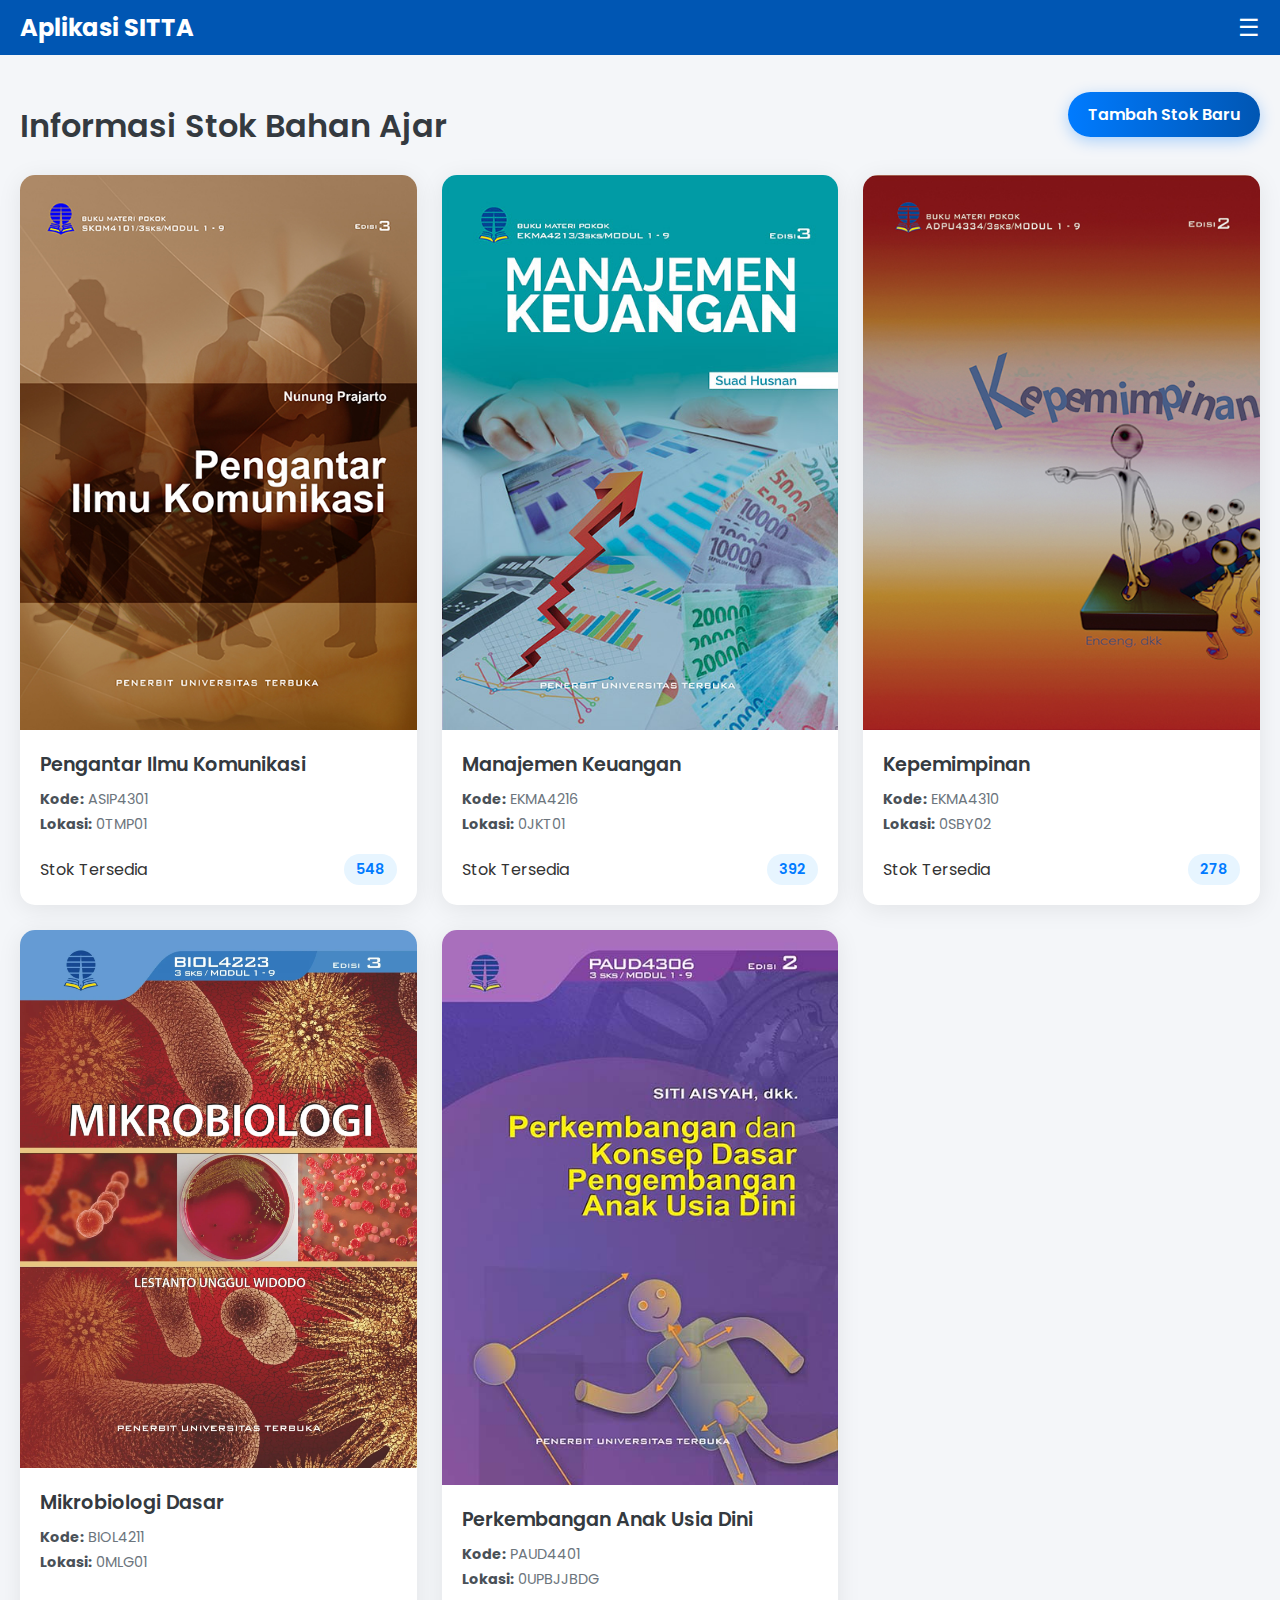
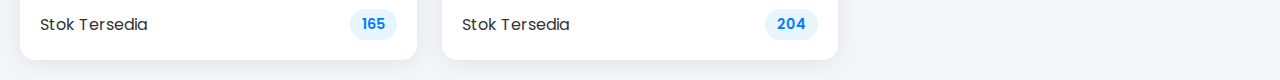
<file: stok.html>
<!DOCTYPE html>
<html lang="id">
<head>
    <meta charset="UTF-8">
    <meta name="viewport" content="width=device-width, initial-scale=1.0">
    <title>Informasi Stok - SITTA</title>
    
    <link rel="preconnect" href="https://fonts.googleapis.com">
    <link href="https://fonts.googleapis.com/css2?family=Poppins:wght@400;600;700&display=swap" rel="stylesheet">
    <link rel="stylesheet" href="https://cdnjs.cloudflare.com/ajax/libs/font-awesome/6.5.2/css/all.min.css">
    <link rel="stylesheet" href="css/style.css">
</head>
<body>
   <header class="navbar">
    <a href="dashboard.html" class="navbar-brand">
        Aplikasi SITTA
    </a>
    <nav class="navbar-nav" id="navbarLinks">
        <a href="stok.html"><i class="fa-solid fa-boxes-stacked"></i> Informasi Bahan Ajar</a>
        <a href="tracking.html"><i class="fa-solid fa-truck-fast"></i> Tracking Pengiriman</a>
        <div class="dropdown">
            <button class="dropbtn"><i class="fa-solid fa-chart-line"></i> Laporan</button>
            <div class="dropdown-content">
                <a href="#">Monitoring Progress DO</a>
                <a href="#">Rekap Bahan Ajar</a>
                <a href="#">Histori Transaksi</a>
            </div>
        </div>
        <a href="#" id="logoutButton"><i class="fa-solid fa-right-from-bracket"></i> Logout</a>
    </nav>
    <a href="javascript:void(0);" class="burger-menu" id="burgerIcon">
        &#9776;
    </a>
</header>

    <main class="container">
        <div class="page-header">
            <h2>Informasi Stok Bahan Ajar</h2>
            <button id="addStockBtn" class="btn-add">Tambah Stok Baru</button>
        </div>
        
        <div id="stockContainer" class="stock-container">
            </div>
    </main>

    <div id="addStockModal" class="modal">
        <div class="modal-content">
            <span class="close-button">&times;</span>
            <h2>Tambah Stok Bahan Ajar Baru</h2>
            <form id="addStockForm">
                <div class="input-group">
                    <label for="kodeLokasi">Kode Lokasi</label>
                    <input type="text" id="kodeLokasi" required>
                </div>
                <div class="input-group">
                    <label for="kodeBarang">Kode Barang</label>
                    <input type="text" id="kodeBarang" required>
                </div>
                <div class="input-group">
                    <label for="namaBarang">Nama Barang</label>
                    <input type="text" id="namaBarang" required>
                </div>
                <div class="input-group">
                    <label for="stok">Jumlah Stok</label>
                    <input type="number" id="stok" required>
                </div>
                <button type="submit" class="btn">Simpan</button>
            </form>
        </div>
    </div>

    <script src="js/data.js"></script>
    <script src="js/script.js"></script>
</body>
</html>
</file>
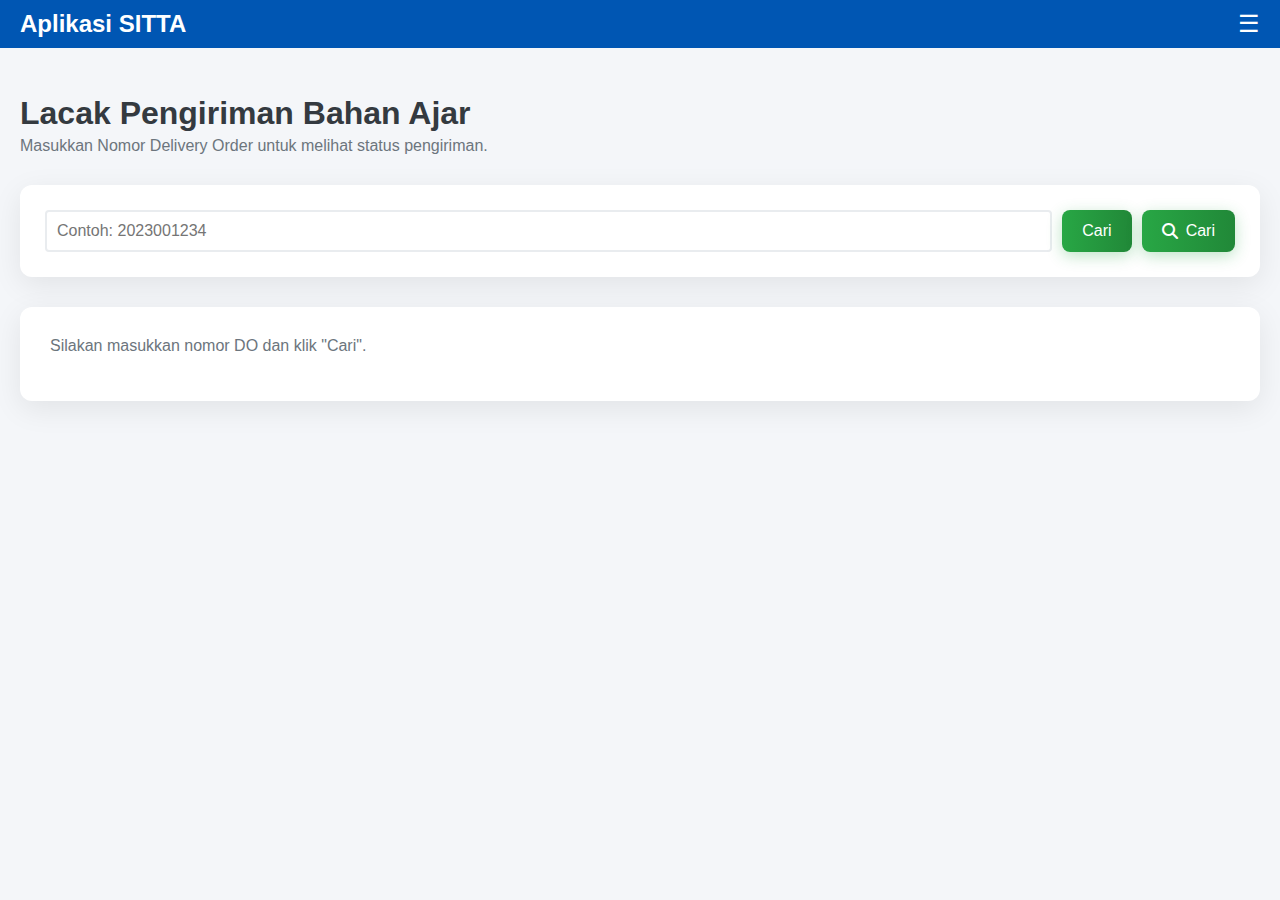
<file: tracking.html>
<!DOCTYPE html>
<html lang="id">
<head>
    <meta charset="UTF-8">
    <meta name="viewport" content="width=device-width, initial-scale=1.0">
    <title>Tracking Pengiriman - SITTA</title>
    <link rel="stylesheet" href="https://cdnjs.cloudflare.com/ajax/libs/font-awesome/6.5.2/css/all.min.css">
    <link rel="stylesheet" href="css/style.css">
</head>
<body>
    <header class="navbar">
    <a href="dashboard.html" class="navbar-brand">
        Aplikasi SITTA
    </a>
    <nav class="navbar-nav" id="navbarLinks">
        <a href="stok.html"><i class="fa-solid fa-boxes-stacked"></i> Informasi Bahan Ajar</a>
        <a href="tracking.html"><i class="fa-solid fa-truck-fast"></i> Tracking Pengiriman</a>
        <div class="dropdown">
            <button class="dropbtn"><i class="fa-solid fa-chart-line"></i> Laporan</button>
            <div class="dropdown-content">
                <a href="#">Monitoring Progress DO</a>
                <a href="#">Rekap Bahan Ajar</a>
                <a href="#">Histori Transaksi</a>
            </div>
        </div>
        <a href="#" id="logoutButton"><i class="fa-solid fa-right-from-bracket"></i> Logout</a>
    </nav>
    <a href="javascript:void(0);" class="burger-menu" id="burgerIcon">
        &#9776;
    </a>
</header>

    <main class="container">
        <h2>Lacak Pengiriman Bahan Ajar</h2>
        <p>Masukkan Nomor Delivery Order untuk melihat status pengiriman.</p>
        
        <div class="search-container">
            <form id="trackingForm">
                <input type="text" id="doNumber" placeholder="Contoh: 2023001234" required>
                <button type="submit" class="btn-search">Cari</button>

<button type="submit" class="btn-search">
    <i class="fa-solid fa-magnifying-glass"></i> Cari
</button>
            </form>
        </div>

        <div id="trackingResult" class="result-container">
             <p>Silakan masukkan nomor DO dan klik "Cari".</p>
        </div>
    </main>

    <script src="js/data.js"></script>
    <script src="js/script.js"></script>
</body>
</html>
</file>
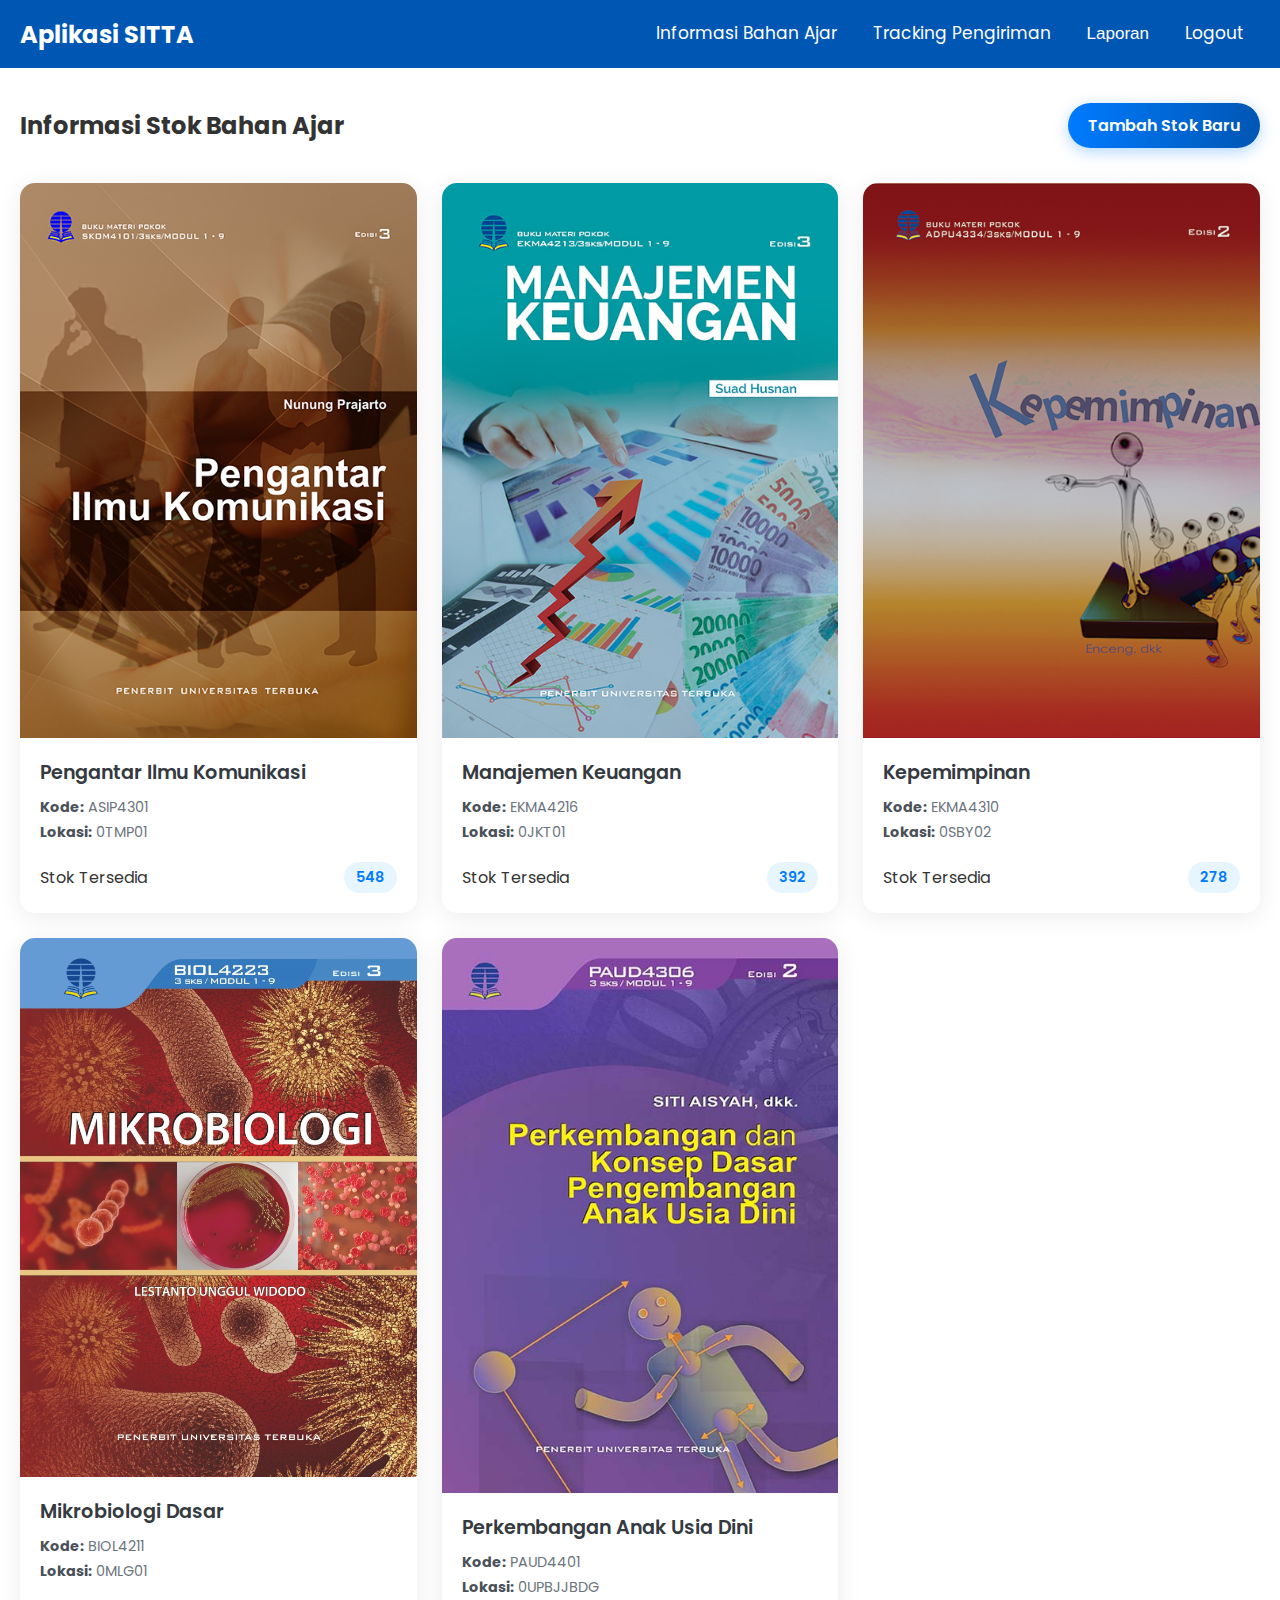
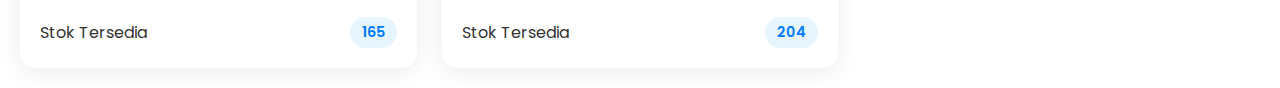
<file: Tugas 1 Pemrograman WEB/stok.html>
<!DOCTYPE html>
<html lang="id">
<head>
    <meta charset="UTF-8">
    <meta name="viewport" content="width=device-width, initial-scale=1.0">
    <title>Informasi Stok - SITTA</title>
    
    <link rel="preconnect" href="https://fonts.googleapis.com">
    <link href="https://fonts.googleapis.com/css2?family=Poppins:wght@400;600;700&display=swap" rel="stylesheet">
    
    <link rel="stylesheet" href="css/style.css">
</head>
<body>
    <header class="navbar">
        <div class="navbar-brand">
            Aplikasi SITTA
        </div>
        <nav class="navbar-nav">
            <a href="stok.html">Informasi Bahan Ajar</a>
            <a href="tracking.html">Tracking Pengiriman</a>
            <div class="dropdown">
                <button class="dropbtn">Laporan</button>
                <div class="dropdown-content">
                    <a href="#">Monitoring Progress DO Bahan Ajar</a>
                    <a href="#">Rekap Bahan Ajar</a>
                    <a href="#">Histori Transaksi Bahan Ajar</a>
                </div>
            </div>
            <a href="#" id="logoutButton">Logout</a>
        </nav>
    </header>

    <main class="container">
        <div class="page-header">
            <h2>Informasi Stok Bahan Ajar</h2>
            <button id="addStockBtn" class="btn-add">Tambah Stok Baru</button>
        </div>
        
        <div id="stockContainer" class="stock-container">
            </div>
    </main>

    <div id="addStockModal" class="modal">
        <div class="modal-content">
            <span class="close-button">&times;</span>
            <h2>Tambah Stok Bahan Ajar Baru</h2>
            <form id="addStockForm">
                <div class="input-group">
                    <label for="kodeLokasi">Kode Lokasi</label>
                    <input type="text" id="kodeLokasi" required>
                </div>
                <div class="input-group">
                    <label for="kodeBarang">Kode Barang</label>
                    <input type="text" id="kodeBarang" required>
                </div>
                <div class="input-group">
                    <label for="namaBarang">Nama Barang</label>
                    <input type="text" id="namaBarang" required>
                </div>
                <div class="input-group">
                    <label for="stok">Jumlah Stok</label>
                    <input type="number" id="stok" required>
                </div>
                <button type="submit" class="btn">Simpan</button>
            </form>
        </div>
    </div>

    <script src="js/data.js"></script>
    <script src="js/script.js"></script>
</body>
</html>
</file>
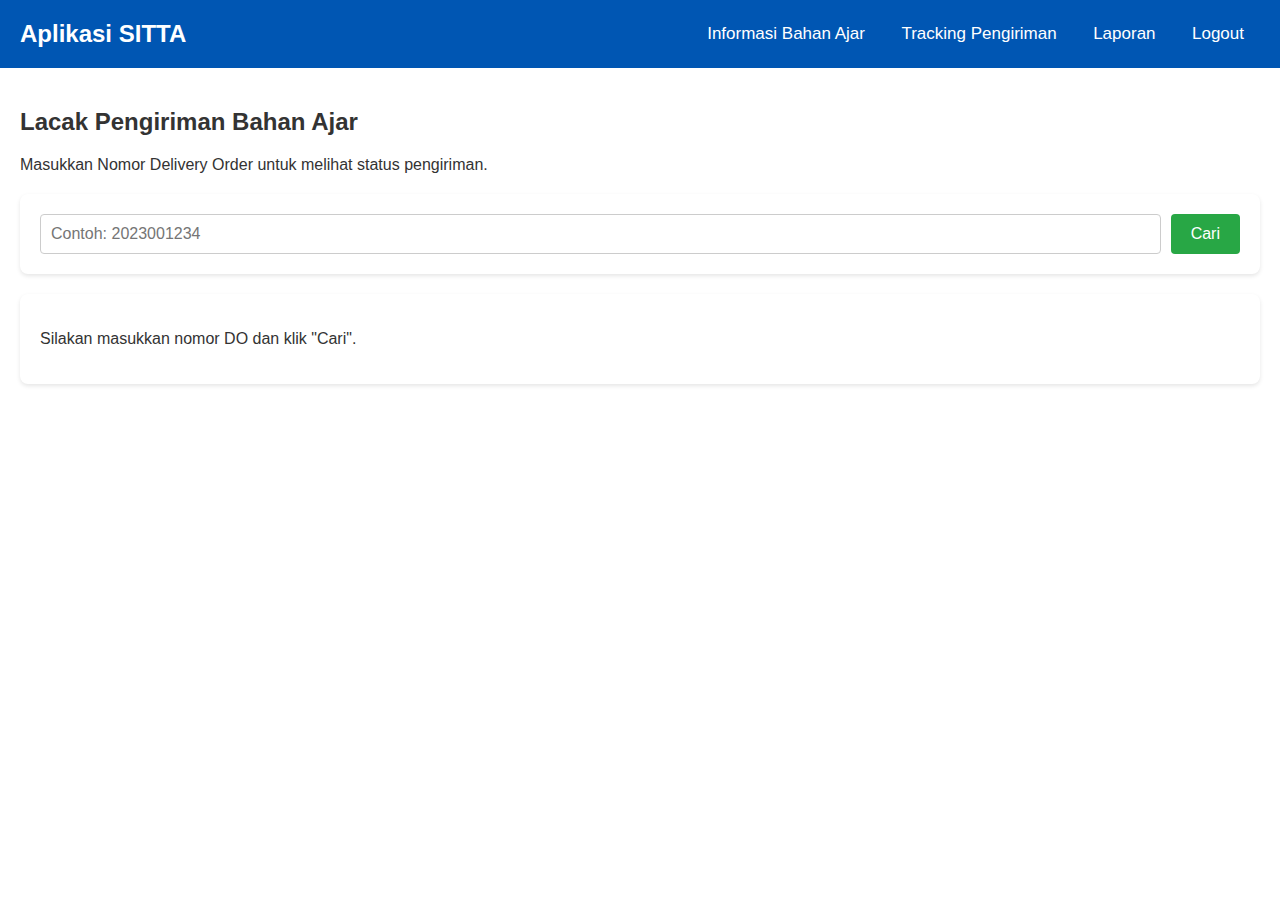
<file: Tugas 1 Pemrograman WEB/tracking.html>
<!DOCTYPE html>
<html lang="id">
<head>
    <meta charset="UTF-8">
    <meta name="viewport" content="width=device-width, initial-scale=1.0">
    <title>Tracking Pengiriman - SITTA</title>
    <link rel="stylesheet" href="css/style.css">
</head>
<body>
    <header class="navbar">
        <div class="navbar-brand">
            Aplikasi SITTA
        </div>
        <nav class="navbar-nav">
            <a href="stok.html">Informasi Bahan Ajar</a>
            <a href="tracking.html">Tracking Pengiriman</a>
            <div class="dropdown">
                <button class="dropbtn">Laporan</button>
                <div class="dropdown-content">
                    <a href="#">Monitoring Progress DO Bahan Ajar</a>
                    <a href="#">Rekap Bahan Ajar</a>
                    <a href="#">Histori Transaksi Bahan Ajar</a>
                </div>
            </div>
            <a href="#" id="logoutButton">Logout</a>
        </nav>
    </header>

    <main class="container">
        <h2>Lacak Pengiriman Bahan Ajar</h2>
        <p>Masukkan Nomor Delivery Order untuk melihat status pengiriman.</p>
        
        <div class="search-container">
            <form id="trackingForm">
                <input type="text" id="doNumber" placeholder="Contoh: 2023001234" required>
                <button type="submit" class="btn-search">Cari</button>
            </form>
        </div>

        <div id="trackingResult" class="result-container">
             <p>Silakan masukkan nomor DO dan klik "Cari".</p>
        </div>
    </main>

    <script src="js/data.js"></script>
    <script src="js/script.js"></script>
</body>
</html>
</file>
<file: css/style.css>
/* =================================
   RESET DAN FONT DASAR
   ================================= */
body {
    font-family: 'Poppins', sans-serif;
    margin: 0;
    background-color: #ffffff;
    color: #333;
}

/* =================================
   STRUKTUR UTAMA LOGIN
   ================================= */
.login-page-container {
    display: flex;
    height: 100vh;
    width: 100%;
    position: relative;
}

/* Kolom Kiri (Form) */
.login-content-side {
    flex-basis: 50%;
    display: flex;
    background-color: #00459400;;
    justify-content: center;
    align-items: center;
    padding: 50px;
    position: relative;
    overflow: hidden;
}

.login-form-wrapper {
    width: 100%;
    max-width: 380px;
    z-index: 2; /* Pastikan form di atas wave */
}

/* Kolom Kanan (Animasi) - GANTI ATURAN LAMA DENGAN INI */
.login-image-side {
    flex-basis: 50%;
    position: relative; 
    overflow: hidden;   
    z-index: 1;         

    /* Hapus background-image */
    /* background-image: url('...'); */ 

    /* Tambahkan ini untuk menengahkan animasi */
    display: flex;
    justify-content: center;
    align-items: center;
    padding: 0px; 
    background-color: #f8f9fa; /* Opsional: warna latar jika animasi tidak penuh */
}
/* Wadah Lottie - TAMBAHKAN INI DI AKHIR FILE */
#lottie-container {
    width: 100%;
    max-width: 500px; /* Atur ukuran maksimum animasi sesuai selera */
    z-index: 2; 
}

/* =================================
   STYLING LOGO & TEKS POJOK
   ================================= */
.logo-container {
    position: absolute;
    top: 40px;
    left: 40px;
    z-index: 10;
    display: flex;
    align-items: center;
    gap: 15px;
}
.ut-logo-img { width: 40px; height: auto; }
.logo-text { font-family: 'Poppins', sans-serif; }
.logo-text strong { display: block; font-weight: 600; font-size: 1.1rem; color: #333; }
.logo-text .tagline { margin: 0; font-size: 0.8rem; color: #666; }

/* =================================
   STYLING DIVIDER VERTIKAL
   ================================= */
.vertical-wave-divider {
    position: absolute;
    top: 0;
    left: 50%; /* Posisikan tepat di tengah */
    transform: translateX(-50%); /* Geser agar benar-benar pas di tengah */
    height: 100%;
    width: 100px; /* Lebar area gelombang */
    z-index: 5;
    overflow: hidden;
}

.vertical-wave-divider svg {
    position: absolute;
    top: 50%;
    left: 50%;
    /* Ukuran dan rotasi yang benar */
    width: 100vh; /* Gunakan vh untuk lebar agar sesuai dengan tinggi layar */
    height: 100px; /* Tinggi SVG sesuai lebar container */
    transform-origin: center center;
    transform: translate(-50%, -50%) rotate(90deg); /* Kunci: Putar 90 derajat */
}

.vertical-wave-divider .shape-fill {
    fill: #f8f9fa; /* Kunci: Ganti warna merah menjadi putih */
}

/* Pastikan kolom kanan tidak tertutup */
.login-image-side {
    position: relative;
    z-index: 1;
    flex-basis: 50%;
    background-size: cover;
    background-position: center;
}
/* =================================
   STYLING KONTEN FORM
   ================================= */
.welcome-text { font-size: 1.2rem; color: #666; margin: 0; }
.myut-title { font-size: 4rem; font-weight: 700; margin: -10px 0 24px 0; letter-spacing: -2px; }
.myut-m { color: #f37b2d; }
.myut-ut { color: #2e6db4; }
.input-group-new input { width: 100%; padding: 12px 0; border: none; border-bottom: 2px solid #ccc; background-color: transparent; font-size: 1rem; font-family: 'Poppins', sans-serif; transition: border-color 0.3s ease; margin-bottom: 20px; box-sizing: border-box; }
.input-group-new input:focus { outline: none; border-bottom-color: #0056b3; }
.btn-main { width: 100%; padding: 12px; border: none; border-radius: 8px; background-color: #0056b3; color: white; font-size: 1rem; font-weight: 600; cursor: pointer; transition: background-color 0.3s ease, transform 0.2s ease; margin-top: 20px; }
.btn-main:hover { background-color: #004494; transform: translateY(-2px); }
.login-links-new { margin-top: 24px; display: flex; flex-direction: column; align-items: flex-start; gap: 12px; }
.login-links-new a { color: #0056b3; text-decoration: none; font-size: 0.9rem; }
.login-links-new a:hover { text-decoration: underline; }

/* =================================
   STYLING WAVE SVG BAWAH
   ================================= */
.wave-container { position: absolute; bottom: 0; left: 0; width: 100%; height: 150px; line-height: 0; z-index: 1; }
.wave-container svg { position: absolute; left: 0; width: 100%; height: auto; }
.wave-1 { bottom: 0; opacity: 0.5; }
.wave-2 { bottom: -15px; opacity: 0.3; }

/* =================================
   STYLING MODAL
   ================================= */
.modal { display: none; position: fixed; z-index: 100; left: 0; top: 0; width: 100%; height: 100%; overflow: auto; background-color: rgba(0,0,0,0.5); }
.modal-content { background-color: #fefefe; margin: 15% auto; padding: 20px; border: 1px solid #888; width: 80%; max-width: 500px; border-radius: 8px; position: relative; }
.close-button { color: #aaa; float: right; font-size: 28px; font-weight: bold; cursor: pointer; }
.close-button:hover { color: black; }
/* Dashboard & General Page Styling */
.navbar {
    display: flex;
    justify-content: space-between;
    align-items: center;
    background-color: #0056b3;
    padding: 10px 20px;
    color: white;
}

.navbar-brand {
    font-size: 24px;
    font-weight: bold;
}

.navbar-nav a, .dropbtn {
    color: white;
    padding: 14px 16px;
    text-decoration: none;
    font-size: 17px;
    border: none;
    background: none;
    cursor: pointer;
}

.navbar-nav a:hover, .dropdown:hover .dropbtn {
    background-color: #007bff;
    border-radius: 5px;
}

.dropdown {
    position: relative;
    display: inline-block;
}

.dropdown-content {
    display: none;
    position: absolute;
    background-color: #f9f9f9;
    min-width: 160px;
    box-shadow: 0px 8px 16px 0px rgba(0,0,0,0.2);
    z-index: 1;
}

.dropdown-content a {
    color: black;
    padding: 12px 16px;
    text-decoration: none;
    display: block;
}

.dropdown-content a:hover {
    background-color: #007bff;
    
    
}

.dropdown:hover .dropdown-content {
    display: block;
}

.container {
    padding: 20px;
}

/* Tracking Page Styling */
.search-container {
    margin: 20px 0;
    padding: 20px;
    background-color: #fff;
    border-radius: 8px;
    box-shadow: 0 2px 4px rgba(0,0,0,0.1);
}

.search-container form {
    display: flex;
    gap: 10px;
}

.search-container input[type="text"] {
    flex-grow: 1;
    padding: 10px;
    border: 1px solid #ccc;
    border-radius: 4px;
    font-size: 16px;
}

.btn-search {
    padding: 10px 20px;
    border: none;
    background-color: #28a745;
    color: white;
    border-radius: 4px;
    cursor: pointer;
    font-size: 16px;
}

.btn-search:hover {
    background-color: #218838;
}

.result-container {
    margin-top: 20px;
    padding: 20px;
    background-color: #fff;
    border-radius: 8px;
    box-shadow: 0 2px 4px rgba(0, 0, 0, 0.1);
}

.result-header {
    background-color: #0056b3;
    color: white;
    padding: 15px;
    border-radius: 5px;
    margin-bottom: 20px;
}

.result-header h3 {
    margin: 0;
}

.timeline {
    list-style-type: none;
    padding-left: 20px;
    position: relative;
}

.timeline::before {
    content: '';
    position: absolute;
    left: 28px;
    top: 0;
    bottom: 0;
    width: 2px;
    background-color: #007bff;
}

.timeline-item {
    margin-bottom: 20px;
    position: relative;
    padding-left: 25px;
}

.timeline-item::before {
    content: '';
    position: absolute;
    left: -8px;
    top: 5px;
    width: 15px;
    height: 15px;
    border-radius: 50%;
    background-color: #007bff;
    border: 2px solid white;
    z-index: 1;
}

.timeline-time {
    display: block;
    font-weight: bold;
    color: #555;
    margin-bottom: 5px;
}

.timeline-description {
    color: #333;
}

/* Stock Page Styling */
.page-header {
    display: flex;
    justify-content: space-between;
    align-items: center;
    margin-bottom: 20px;
}

.btn-add {
    padding: 10px 20px;
    background: linear-gradient(90deg, #007bff, #0056b3);
    color: white;
    border: none;
    border-radius: 50px;
    cursor: pointer;
    font-size: 16px;
    font-weight: 600;
    font-family: 'Poppins', sans-serif;
    transition: transform 0.2s ease, box-shadow 0.2s ease;
    box-shadow: 0 4px 15px rgba(0, 123, 255, 0.3);
}

.btn-add:hover {
    transform: translateY(-2px);
    box-shadow: 0 6px 20px rgba(0, 123, 255, 0.4);
}

.stock-container {
    display: grid;
    grid-template-columns: repeat(auto-fill, minmax(300px, 1fr));
    gap: 25px;
}

.stock-card {
    background-color: #fff;
    border-radius: 15px;
    box-shadow: 0 4px 25px rgba(0, 0, 0, 0.08);
    overflow: hidden;
    transition: transform 0.3s ease, box-shadow 0.3s ease;
    display: flex;
    flex-direction: column;
}

.stock-card:hover {
    transform: translateY(-8px);
    box-shadow: 0 12px 35px rgba(0, 0, 0, 0.12);
}

.stock-card .img-container {
    width: 100%;
    /* Baris height: 220px; sudah dihapus */
    overflow: hidden; 
}

.stock-card img {
    display: block; /* Mencegah ada spasi tipis di bawah gambar */
    width: 100%;
    height: auto;   /* <-- BIARKAN TINGGI MENYESUAIKAN PROPORSIONAL */
    /* object-fit sudah tidak diperlukan lagi */
    background-color: #f8f9fa;
    transition: transform 0.3s ease;
}

.stock-card:hover img {
    transform: scale(1.05); /* Efek zoom saat hover */
}

.stock-card-body {
    padding: 20px;
    font-family: 'Poppins', sans-serif;
    flex-grow: 1;
    display: flex;
    flex-direction: column;
    justify-content: space-between;
}

.stock-card-body h3 {
    margin-top: 0;
    margin-bottom: 10px;
    font-size: 1.2em;
    font-weight: 600;
    color: #343a40;
}

.stock-card-body p {
    margin: 4px 0;
    color: #6c757d;
    font-size: 0.9em;
}

.stock-card-body p strong {
    color: #495057;
}

.stock-info {
    display: flex;
    justify-content: space-between;
    align-items: center;
    margin-top: 15px;
}

.stock-badge {
    background-color: #e7f5ff;
    color: #007bff;
    padding: 5px 12px;
    border-radius: 50px;
    font-weight: 600;
    font-size: 0.9em;
}

/* =================================
   RESPONSIVE UNTUK TAMPILAN HP
   ================================= */
@media (max-width: 768px) {

    /* 1. Sembunyikan kolom kanan (animasi) dan divider tengah */
    .login-image-side,
    .vertical-wave-divider {
        display: none;
    }

    /* 2. Jadikan kolom kiri (form) memenuhi seluruh layar */
    .login-content-side {
        flex-basis: 100%;
        width: 100%;
    }

    /* 3. (Opsional) Sesuaikan posisi logo agar tidak terlalu ke pojok */
    .logo-container {
        top: 20px;
        left: 20px;
    }

    /* 4. (Opsional) Beri sedikit jarak pada form agar tidak menempel di tepi layar */
    .login-form-wrapper {
        padding: 0 15px;
    }
}

/* ===================================================
   KODE LAMA UNTUK RESPONSIVE LOGIN (JIKA ADA, BIARKAN)
   =================================================== */
@media (max-width: 768px) {
    /* ... (kode untuk halaman login Anda) ... */
}


/* =================================
   PENGGANTI UNTUK NAVBAR & BURGER MENU
   ================================= */

/* Atur layout utama header */
.navbar {
    position: relative; /* Diperlukan agar menu dropdown muncul di bawah navbar */
    justify-content: space-between; /* Mendorong brand ke kiri dan burger ke kanan */
}

/* Sembunyikan link navigasi di awal */
.navbar-nav {
    display: none;
    position: absolute;
    top: 100%; /* Muncul tepat di bawah navbar */
    right: 0;  /* Muncul dari sisi kanan */
    left: auto;
    background-color: #004a9e;
    flex-direction: column; /* Susun link secara vertikal */
    width: 250px; /* Beri lebar tetap untuk menu dropdown */
    box-shadow: 0 4px 8px rgba(0,0,0,0.2);
    border-radius: 0 0 0 8px; /* Sudut membulat di kiri bawah */
}

/* Tampilkan ikon burger secara default */
.burger-menu {
    display: block;
    color: white;
    font-size: 24px;
    text-decoration: none;
}

/* Saat menu burger di-klik (class .responsive ditambahkan oleh JS) */
.navbar-nav.responsive {
    display: flex; /* Tampilkan menu */
}

/* Atur link di dalam menu dropdown */
.navbar-nav.responsive a,
.navbar-nav.responsive .dropdown {
    display: block;
    width: 100%;
    text-align: left;
}

/* Atur ulang tampilan submenu dropdown */
.navbar-nav.responsive .dropdown {
    display: flex;
    flex-direction: column;
    align-items: flex-start;
}
.navbar-nav.responsive .dropdown-content {
    position: static;
    display: block;
    background-color: transparent;
    box-shadow: none;
    padding-left: 20px;
}
.navbar-nav.responsive .dropdown-content a {
    color: #e0e0e0;
}
.navbar-nav.responsive .dropbtn {
    width: 100%;
    text-align: left;
}

/* =================================
   HIASAN DAN POLES AKHIR
   ================================= */

/* Ganti warna latar utama agar kartu putih lebih menonjol */
body {
    background-color: #f4f6f9;
}

/* Atur ikon di dalam navbar */
.navbar-nav a, .dropbtn {
    display: flex;
    align-items: center;
    gap: 8px; /* Jarak antara ikon dan teks */
}

/* Kartu Sambutan di Dashboard */
.welcome-card {
    background: linear-gradient(135deg, #007bff, #0056b3);
    color: white;
    padding: 30px;
    border-radius: 15px;
    display: flex;
    justify-content: space-between;
    align-items: center;
    box-shadow: 0 10px 30px rgba(0, 91, 179, 0.3);
}

.welcome-card h1 {
    margin: 0;
    font-size: 2.5rem;
    font-weight: 700;
}

/* Menggunakan selector yang lebih spesifik untuk teks di welcome card */
.welcome-card .welcome-text-content p {
    color: white; /* Memaksa warna paragraf menjadi putih */
    margin: 5px 0 0 0;
    font-size: 1.1rem;
    opacity: 0.9;
}

/* Mengatur juga warna nama pengguna (tag <strong>) agar pasti putih */
.welcome-card .welcome-text-content p strong {
    color: white;
    opacity: 1; /* Dibuat tidak transparan agar nama lebih jelas */
    font-weight: 600;
}

.welcome-icon i {
    font-size: 4rem;
    opacity: 0.5;
    transform: rotate(15deg);
}

/* Transisi Halus untuk Tombol */
.btn, .btn-main, .btn-search, .btn-add {
    transition: all 0.3s ease;
}

/* Efek hover yang lebih baik untuk tombol */
.btn-main:hover, .btn:hover, .btn-search:hover, .btn-add:hover {
    transform: translateY(-3px);
    box-shadow: 0 4px 15px rgba(0,0,0,0.2);
}

/* Perhalus bayangan di halaman lain */
.search-container, .result-container {
    box-shadow: 0 4px 25px rgba(0, 0, 0, 0.07);
}

/* Aturan tambahan untuk link navbar-brand */
.navbar a.navbar-brand {
    color: white; /* Ubah warna teks menjadi putih */
    text-decoration: none; /* Hilangkan garis bawah */
    transition: opacity 0.3s ease;
}

.navbar a.navbar-brand:hover {
    opacity: 0.8; /* Beri efek saat kursor melintas */
}

/* =================================
   HIASAN BARU UNTUK HALAMAN TRACKING
   ================================= */

/* Atur ulang container utama di halaman tracking */
.container h2 {
    font-size: 2rem;
    font-weight: 600;
    color: #343a40;
    margin-bottom: 5px;
}

.container p {
    color: #6c757d;
    margin-top: 0;
}

/* Perbarui tampilan search box */
.search-container {
    background: #ffffff; /* Pastikan latar belakang putih */
    border-radius: 12px;
    padding: 25px;
    margin: 30px 0;
    box-shadow: 0 8px 30px rgba(0, 0, 0, 0.08); /* Bayangan lebih lembut */
    transition: all 0.3s ease;
}

.search-container:hover {
    box-shadow: 0 12px 40px rgba(0, 0, 0, 0.1);
    transform: translateY(-2px);
}

.search-container input[type="text"] {
    font-size: 1rem;
    font-family: 'Poppins', sans-serif;
    border: 2px solid #e9ecef; /* Border lebih lembut */
    transition: border-color 0.3s ease;
}

.search-container input[type="text"]:focus {
    outline: none;
    border-color: #007bff; /* Warna border saat aktif */
}

/* Perbarui tombol "Cari" */
.btn-search {
    background: linear-gradient(90deg, #28a745, #218838);
    font-weight: 500;
    border-radius: 8px;
    display: flex;
    align-items: center;
    justify-content: center;
    gap: 8px; /* Jarak antara ikon dan teks */
    box-shadow: 0 4px 15px rgba(40, 167, 69, 0.3);
}

/* Perbarui tampilan result container */
.result-container {
    background-color: #ffffff;
    border-radius: 12px;
    box-shadow: 0 8px 30px rgba(0, 0, 0, 0.08);
}

.result-container p {
    padding: 10px; /* Beri jarak agar tidak menempel ke tepi */
}

/* Perbarui tampilan header hasil pencarian */
.result-header {
    background: linear-gradient(135deg, #007bff, #0056b3);
    border-radius: 12px 12px 0 0; /* Sesuaikan sudut */
}

/* Perbarui tampilan timeline agar lebih modern */
.timeline::before {
    background-color: #dee2e6; /* Warna garis lebih lembut */
}

.timeline-item::before {
    background-color: #007bff;
    border: 3px solid #f8f9fa; /* Beri border agar lebih menonjol */
}

/* Mengubah warna teks 'Nama Mahasiswa' di header hasil tracking */
.result-header p {
    color: white; /* Jadikan warna teks putih */
    opacity: 0.8; /* Beri sedikit transparansi agar tidak terlalu mencolok */
    margin: 5px 0 0 0; /* Atur jaraknya dari teks Nomor DO */
}

/* Beri navbar z-index yang tinggi agar selalu di atas */
.navbar {
    position: relative; 
    justify-content: space-between;
    z-index: 1000; /* <-- TAMBAHKAN INI */
    /* ...properti lainnya... */
}

/* Beri ikon tangan z-index lebih rendah */
.welcome-icon i {
    font-size: 4rem;
    opacity: 0.5;
    transform: rotate(15deg);
    z-index: 1; /* <-- TAMBAHKAN INI */
}
</file>
<file: Tugas 1 Pemrograman WEB/css/style.css>
/* =================================
   RESET DAN FONT DASAR
   ================================= */
body {
    font-family: 'Poppins', sans-serif;
    margin: 0;
    background-color: #ffffff;
    color: #333;
    overflow: hidden; /* Mencegah scrollbar muncul karena elemen absolut */
}

/* =================================
   STRUKTUR UTAMA LOGIN
   ================================= */
.login-page-container {
    display: flex;
    height: 100vh;
    width: 100%;
    position: relative;
}

/* Kolom Kiri (Form) */
.login-content-side {
    flex-basis: 50%;
    display: flex;
    background-color: #00459400;;
    justify-content: center;
    align-items: center;
    padding: 50px;
    position: relative;
    overflow: hidden;
}

.login-form-wrapper {
    width: 100%;
    max-width: 380px;
    z-index: 2; /* Pastikan form di atas wave */
}

/* Kolom Kanan (Gambar) */
.login-image-side {
    flex-basis: 50%;
    background-image: url('../img/team.lottie'); /* GANTI DENGAN URL GAMBAR ANDA */
    background-color: rgba(253, 249, 244);
    background-size: cover;
    background-position: center;
}

/* =================================
   STYLING LOGO & TEKS POJOK
   ================================= */
.logo-container {
    position: absolute;
    top: 40px;
    left: 40px;
    z-index: 10;
    display: flex;
    align-items: center;
    gap: 15px;
}
.ut-logo-img { width: 40px; height: auto; }
.logo-text { font-family: 'Poppins', sans-serif; }
.logo-text strong { display: block; font-weight: 600; font-size: 1.1rem; color: #333; }
.logo-text .tagline { margin: 0; font-size: 0.8rem; color: #666; }

/* =================================
   STYLING DIVIDER VERTIKAL
   ================================= */
.vertical-wave-divider {
    position: absolute;
    top: 0;
    left: 50%; /* Posisikan tepat di tengah */
    transform: translateX(-50%); /* Geser agar benar-benar pas di tengah */
    height: 100%;
    width: 100px; /* Lebar area gelombang */
    z-index: 5;
    overflow: hidden;
}

.vertical-wave-divider svg {
    position: absolute;
    top: 50%;
    left: 50%;
    /* Ukuran dan rotasi yang benar */
    width: 100vh; /* Gunakan vh untuk lebar agar sesuai dengan tinggi layar */
    height: 100px; /* Tinggi SVG sesuai lebar container */
    transform-origin: center center;
    transform: translate(-50%, -50%) rotate(90deg); /* Kunci: Putar 90 derajat */
}

.vertical-wave-divider .shape-fill {
    fill: rgb(253, 249, 244); /* Kunci: Ganti warna merah menjadi putih */
}

/* Pastikan kolom kanan tidak tertutup */
.login-image-side {
    position: relative;
    z-index: 1;
    flex-basis: 50%;
    background-size: cover;
    background-position: center;
}
/* =================================
   STYLING KONTEN FORM
   ================================= */
.welcome-text { font-size: 1.2rem; color: #666; margin: 0; }
.myut-title { font-size: 4rem; font-weight: 700; margin: -10px 0 24px 0; letter-spacing: -2px; }
.myut-m { color: #f37b2d; }
.myut-ut { color: #2e6db4; }
.input-group-new input { width: 100%; padding: 12px 0; border: none; border-bottom: 2px solid #ccc; background-color: transparent; font-size: 1rem; font-family: 'Poppins', sans-serif; transition: border-color 0.3s ease; margin-bottom: 20px; box-sizing: border-box; }
.input-group-new input:focus { outline: none; border-bottom-color: #0056b3; }
.btn-main { width: 100%; padding: 12px; border: none; border-radius: 8px; background-color: #0056b3; color: white; font-size: 1rem; font-weight: 600; cursor: pointer; transition: background-color 0.3s ease, transform 0.2s ease; margin-top: 20px; }
.btn-main:hover { background-color: #004494; transform: translateY(-2px); }
.login-links-new { margin-top: 24px; display: flex; flex-direction: column; align-items: flex-start; gap: 12px; }
.login-links-new a { color: #0056b3; text-decoration: none; font-size: 0.9rem; }
.login-links-new a:hover { text-decoration: underline; }

/* =================================
   STYLING WAVE SVG BAWAH
   ================================= */
.wave-container { position: absolute; bottom: 0; left: 0; width: 100%; height: 150px; line-height: 0; z-index: 1; }
.wave-container svg { position: absolute; left: 0; width: 100%; height: auto; }
.wave-1 { bottom: 0; opacity: 0.5; }
.wave-2 { bottom: -15px; opacity: 0.3; }

/* =================================
   STYLING MODAL
   ================================= */
.modal { display: none; position: fixed; z-index: 100; left: 0; top: 0; width: 100%; height: 100%; overflow: auto; background-color: rgba(0,0,0,0.5); }
.modal-content { background-color: #fefefe; margin: 15% auto; padding: 20px; border: 1px solid #888; width: 80%; max-width: 500px; border-radius: 8px; position: relative; }
.close-button { color: #aaa; float: right; font-size: 28px; font-weight: bold; cursor: pointer; }
.close-button:hover { color: black; }
/* Dashboard & General Page Styling */
.navbar {
    display: flex;
    justify-content: space-between;
    align-items: center;
    background-color: #0056b3;
    padding: 10px 20px;
    color: white;
}

.navbar-brand {
    font-size: 24px;
    font-weight: bold;
}

.navbar-nav a, .dropbtn {
    color: white;
    padding: 14px 16px;
    text-decoration: none;
    font-size: 17px;
    border: none;
    background: none;
    cursor: pointer;
}

.navbar-nav a:hover, .dropdown:hover .dropbtn {
    background-color: #007bff;
    border-radius: 5px;
}

.dropdown {
    position: relative;
    display: inline-block;
}

.dropdown-content {
    display: none;
    position: absolute;
    background-color: #f9f9f9;
    min-width: 160px;
    box-shadow: 0px 8px 16px 0px rgba(0,0,0,0.2);
    z-index: 1;
}

.dropdown-content a {
    color: black;
    padding: 12px 16px;
    text-decoration: none;
    display: block;
}

.dropdown-content a:hover {
    background-color: #f1f1f1;
}

.dropdown:hover .dropdown-content {
    display: block;
}

.container {
    padding: 20px;
}

/* Tracking Page Styling */
.search-container {
    margin: 20px 0;
    padding: 20px;
    background-color: #fff;
    border-radius: 8px;
    box-shadow: 0 2px 4px rgba(0,0,0,0.1);
}

.search-container form {
    display: flex;
    gap: 10px;
}

.search-container input[type="text"] {
    flex-grow: 1;
    padding: 10px;
    border: 1px solid #ccc;
    border-radius: 4px;
    font-size: 16px;
}

.btn-search {
    padding: 10px 20px;
    border: none;
    background-color: #28a745;
    color: white;
    border-radius: 4px;
    cursor: pointer;
    font-size: 16px;
}

.btn-search:hover {
    background-color: #218838;
}

.result-container {
    margin-top: 20px;
    padding: 20px;
    background-color: #fff;
    border-radius: 8px;
    box-shadow: 0 2px 4px rgba(0,0,0,0.1);
}

.result-header {
    background-color: #0056b3;
    color: white;
    padding: 15px;
    border-radius: 5px;
    margin-bottom: 20px;
}

.result-header h3 {
    margin: 0;
}

.timeline {
    list-style-type: none;
    padding-left: 20px;
    position: relative;
}

.timeline::before {
    content: '';
    position: absolute;
    left: 28px;
    top: 0;
    bottom: 0;
    width: 2px;
    background-color: #007bff;
}

.timeline-item {
    margin-bottom: 20px;
    position: relative;
    padding-left: 25px;
}

.timeline-item::before {
    content: '';
    position: absolute;
    left: -8px;
    top: 5px;
    width: 15px;
    height: 15px;
    border-radius: 50%;
    background-color: #007bff;
    border: 2px solid white;
    z-index: 1;
}

.timeline-time {
    display: block;
    font-weight: bold;
    color: #555;
    margin-bottom: 5px;
}

.timeline-description {
    color: #333;
}

/* Stock Page Styling */
.page-header {
    display: flex;
    justify-content: space-between;
    align-items: center;
    margin-bottom: 20px;
}

.btn-add {
    padding: 10px 20px;
    background: linear-gradient(90deg, #007bff, #0056b3);
    color: white;
    border: none;
    border-radius: 50px;
    cursor: pointer;
    font-size: 16px;
    font-weight: 600;
    font-family: 'Poppins', sans-serif;
    transition: transform 0.2s ease, box-shadow 0.2s ease;
    box-shadow: 0 4px 15px rgba(0, 123, 255, 0.3);
}

.btn-add:hover {
    transform: translateY(-2px);
    box-shadow: 0 6px 20px rgba(0, 123, 255, 0.4);
}

.stock-container {
    display: grid;
    grid-template-columns: repeat(auto-fill, minmax(300px, 1fr));
    gap: 25px;
}

.stock-card {
    background-color: #fff;
    border-radius: 15px;
    box-shadow: 0 4px 25px rgba(0, 0, 0, 0.08);
    overflow: hidden;
    transition: transform 0.3s ease, box-shadow 0.3s ease;
    display: flex;
    flex-direction: column;
}

.stock-card:hover {
    transform: translateY(-8px);
    box-shadow: 0 12px 35px rgba(0, 0, 0, 0.12);
}

.stock-card .img-container {
    width: 100%;
    /* Baris height: 220px; sudah dihapus */
    overflow: hidden; 
}

.stock-card img {
    display: block; /* Mencegah ada spasi tipis di bawah gambar */
    width: 100%;
    height: auto;   /* <-- BIARKAN TINGGI MENYESUAIKAN PROPORSIONAL */
    /* object-fit sudah tidak diperlukan lagi */
    background-color: #f8f9fa;
    transition: transform 0.3s ease;
}

.stock-card:hover img {
    transform: scale(1.05); /* Efek zoom saat hover */
}

.stock-card-body {
    padding: 20px;
    font-family: 'Poppins', sans-serif;
    flex-grow: 1;
    display: flex;
    flex-direction: column;
    justify-content: space-between;
}

.stock-card-body h3 {
    margin-top: 0;
    margin-bottom: 10px;
    font-size: 1.2em;
    font-weight: 600;
    color: #343a40;
}

.stock-card-body p {
    margin: 4px 0;
    color: #6c757d;
    font-size: 0.9em;
}

.stock-card-body p strong {
    color: #495057;
}

.stock-info {
    display: flex;
    justify-content: space-between;
    align-items: center;
    margin-top: 15px;
}

.stock-badge {
    background-color: #e7f5ff;
    color: #007bff;
    padding: 5px 12px;
    border-radius: 50px;
    font-weight: 600;
    font-size: 0.9em;
}
</file>
